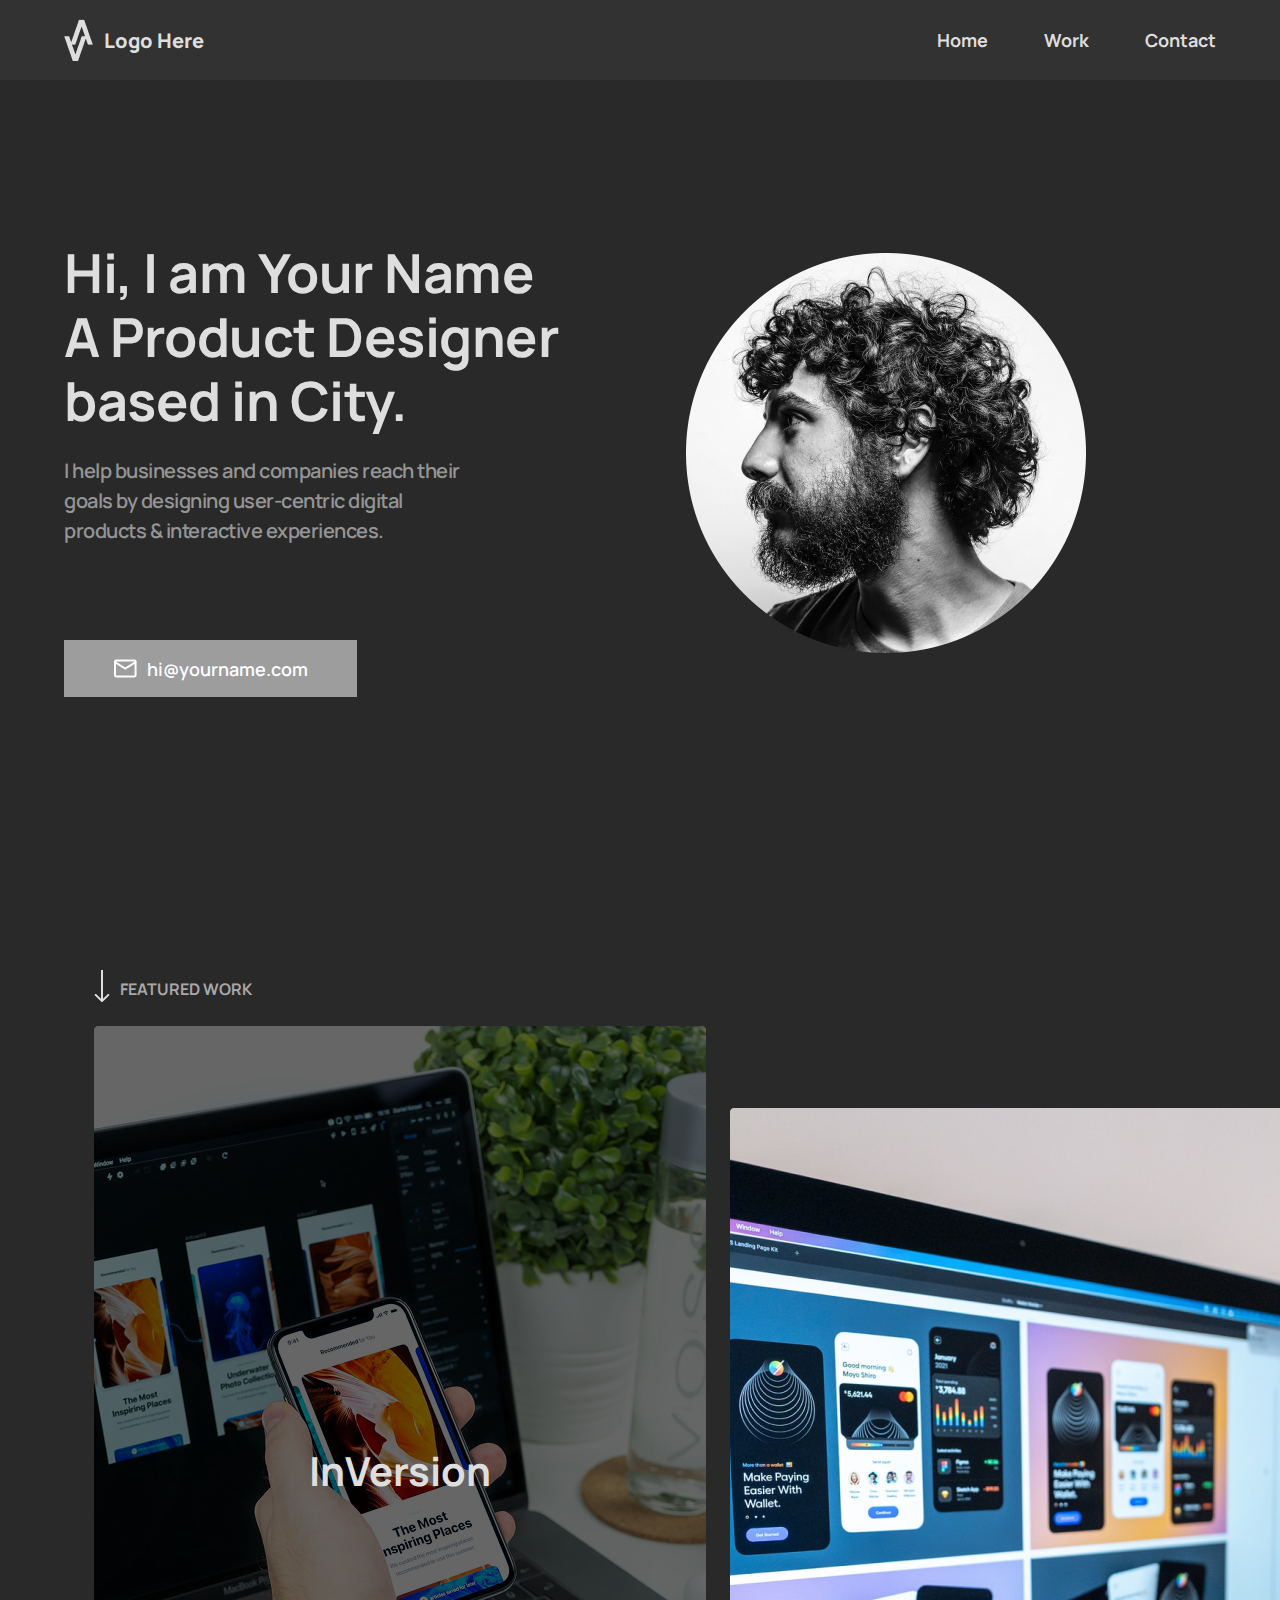
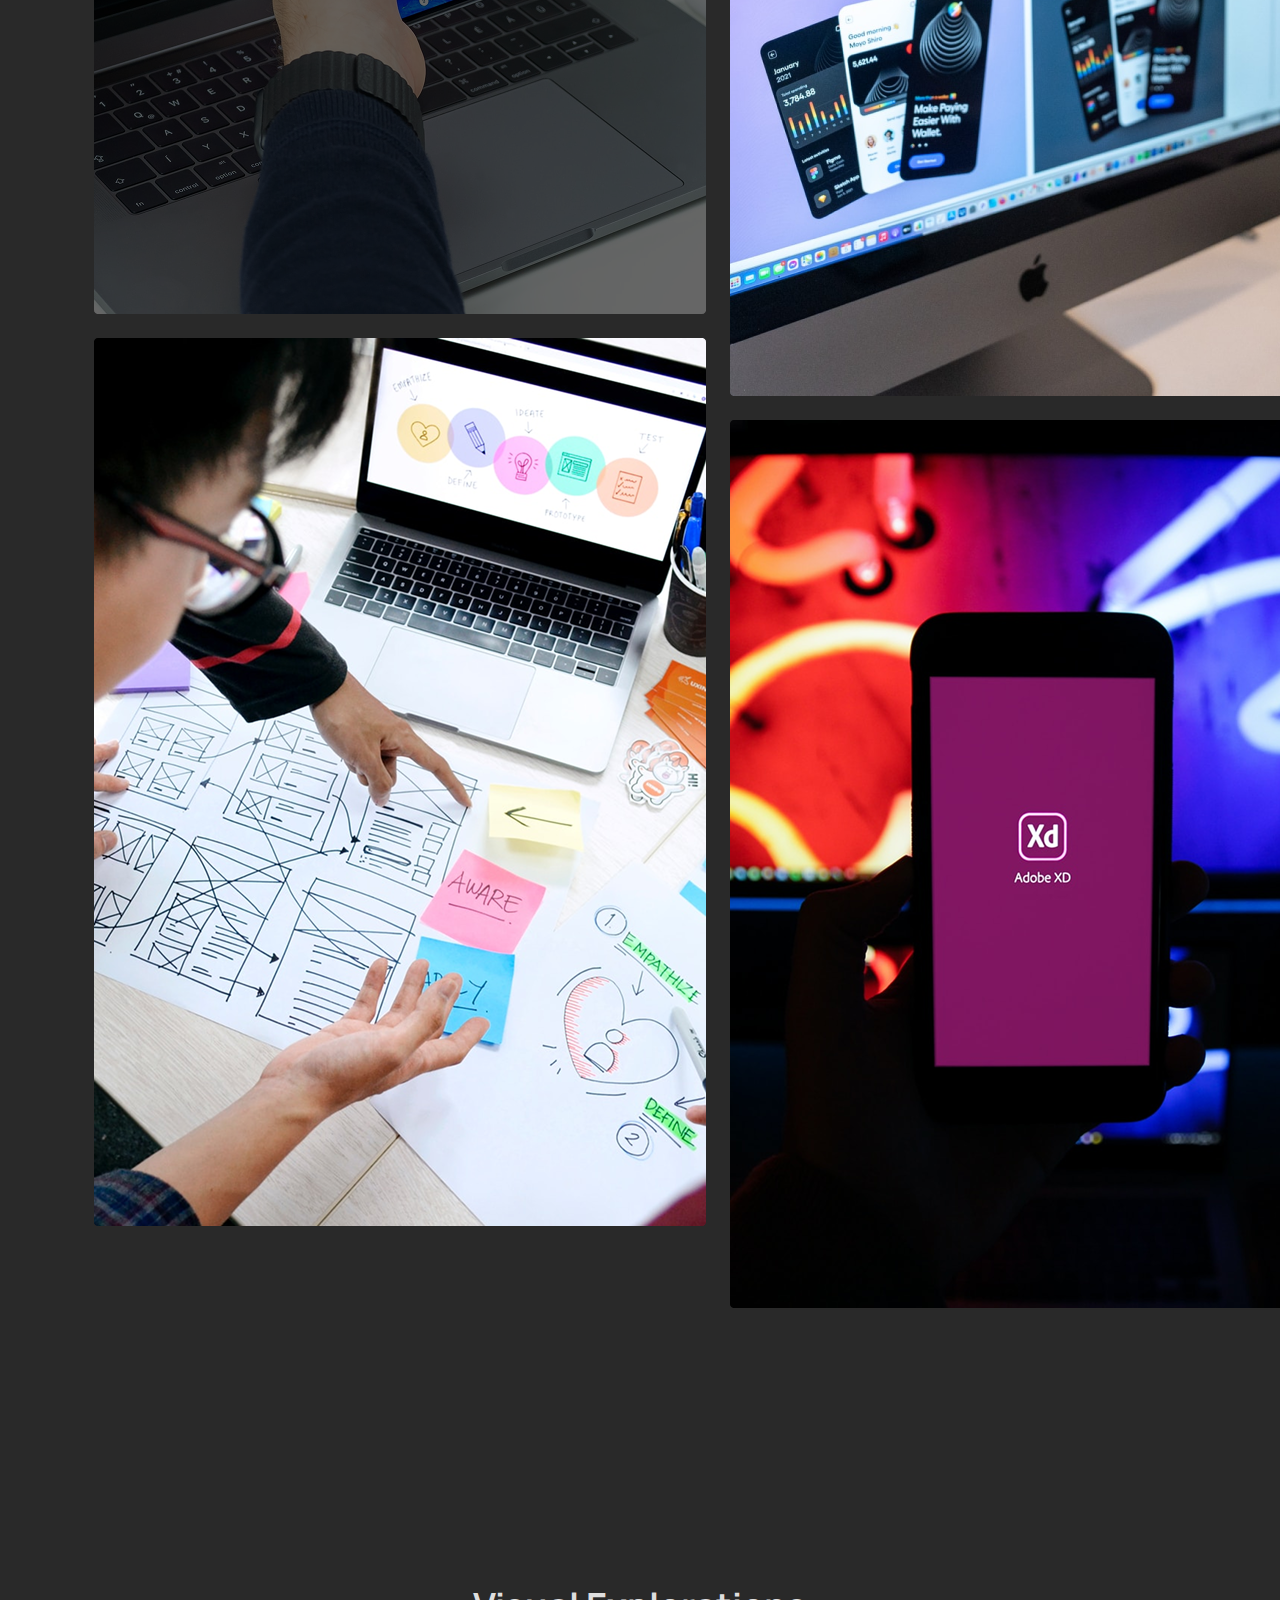
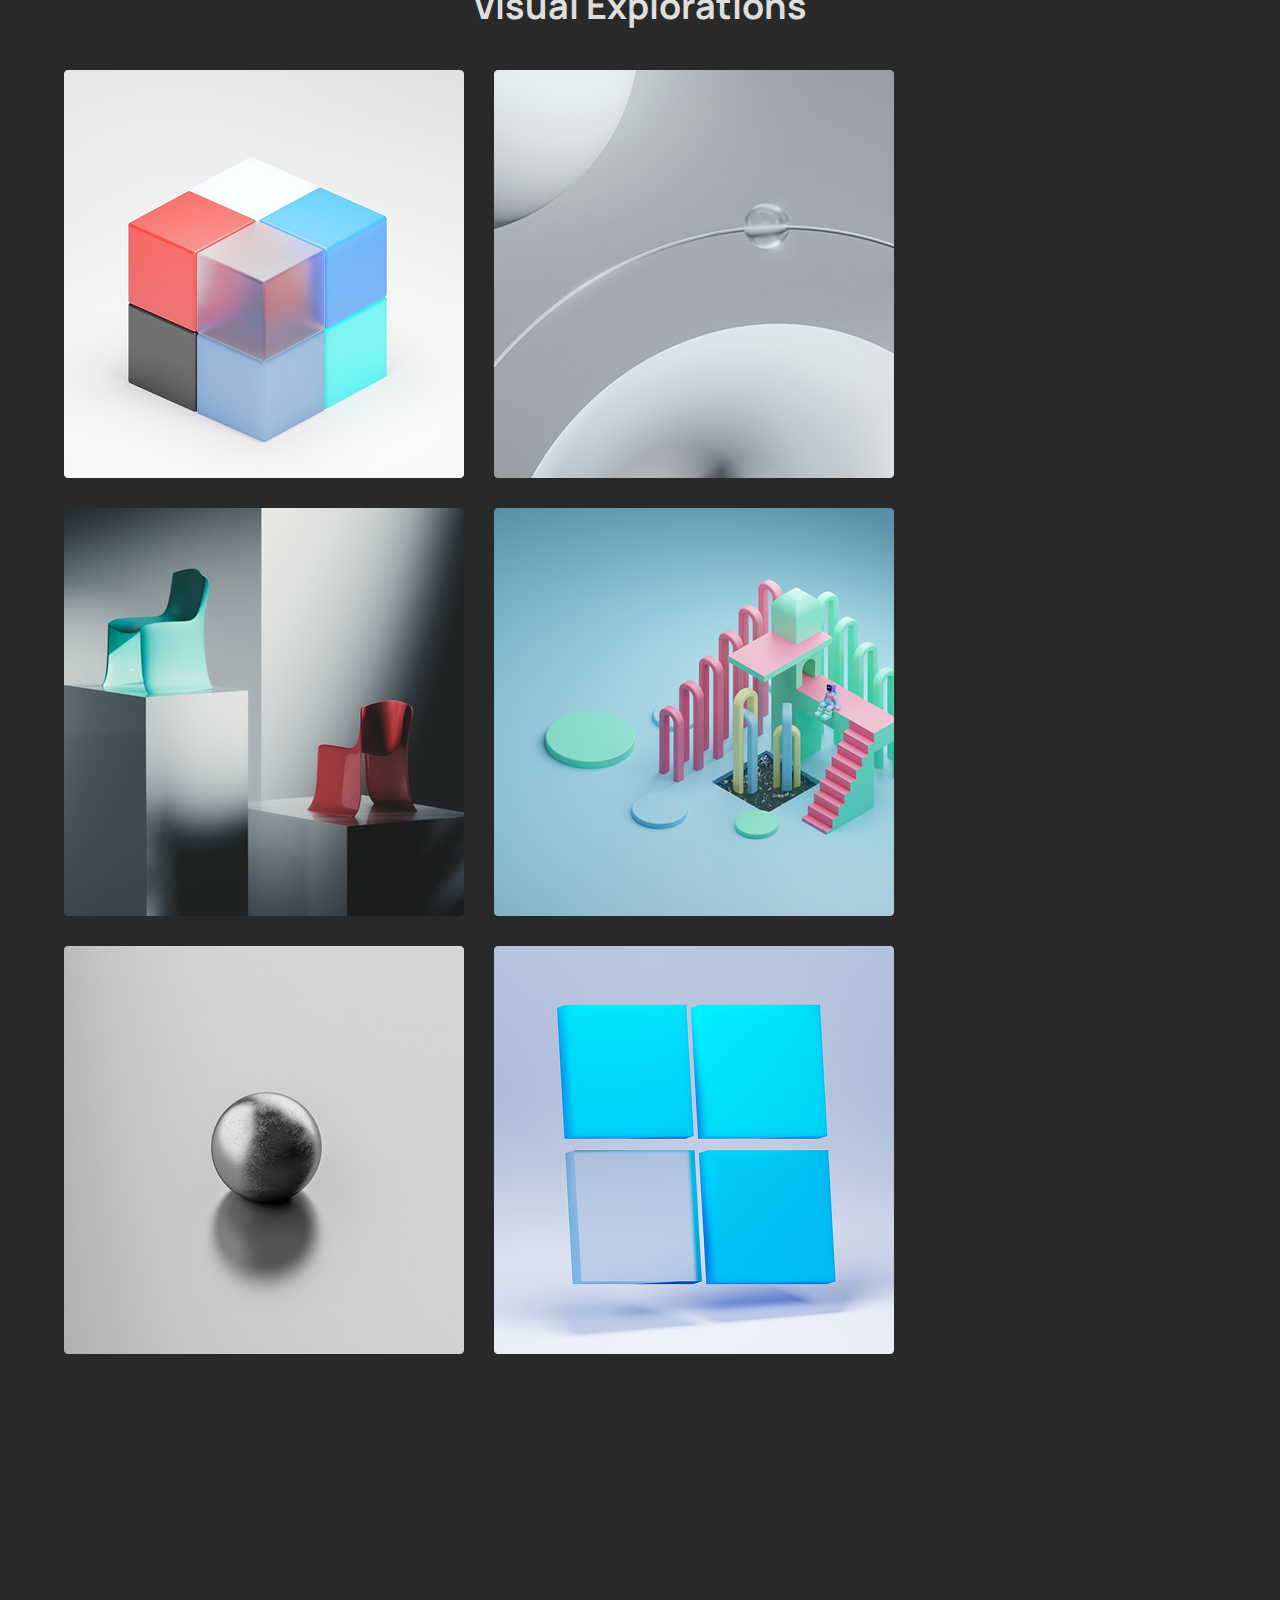
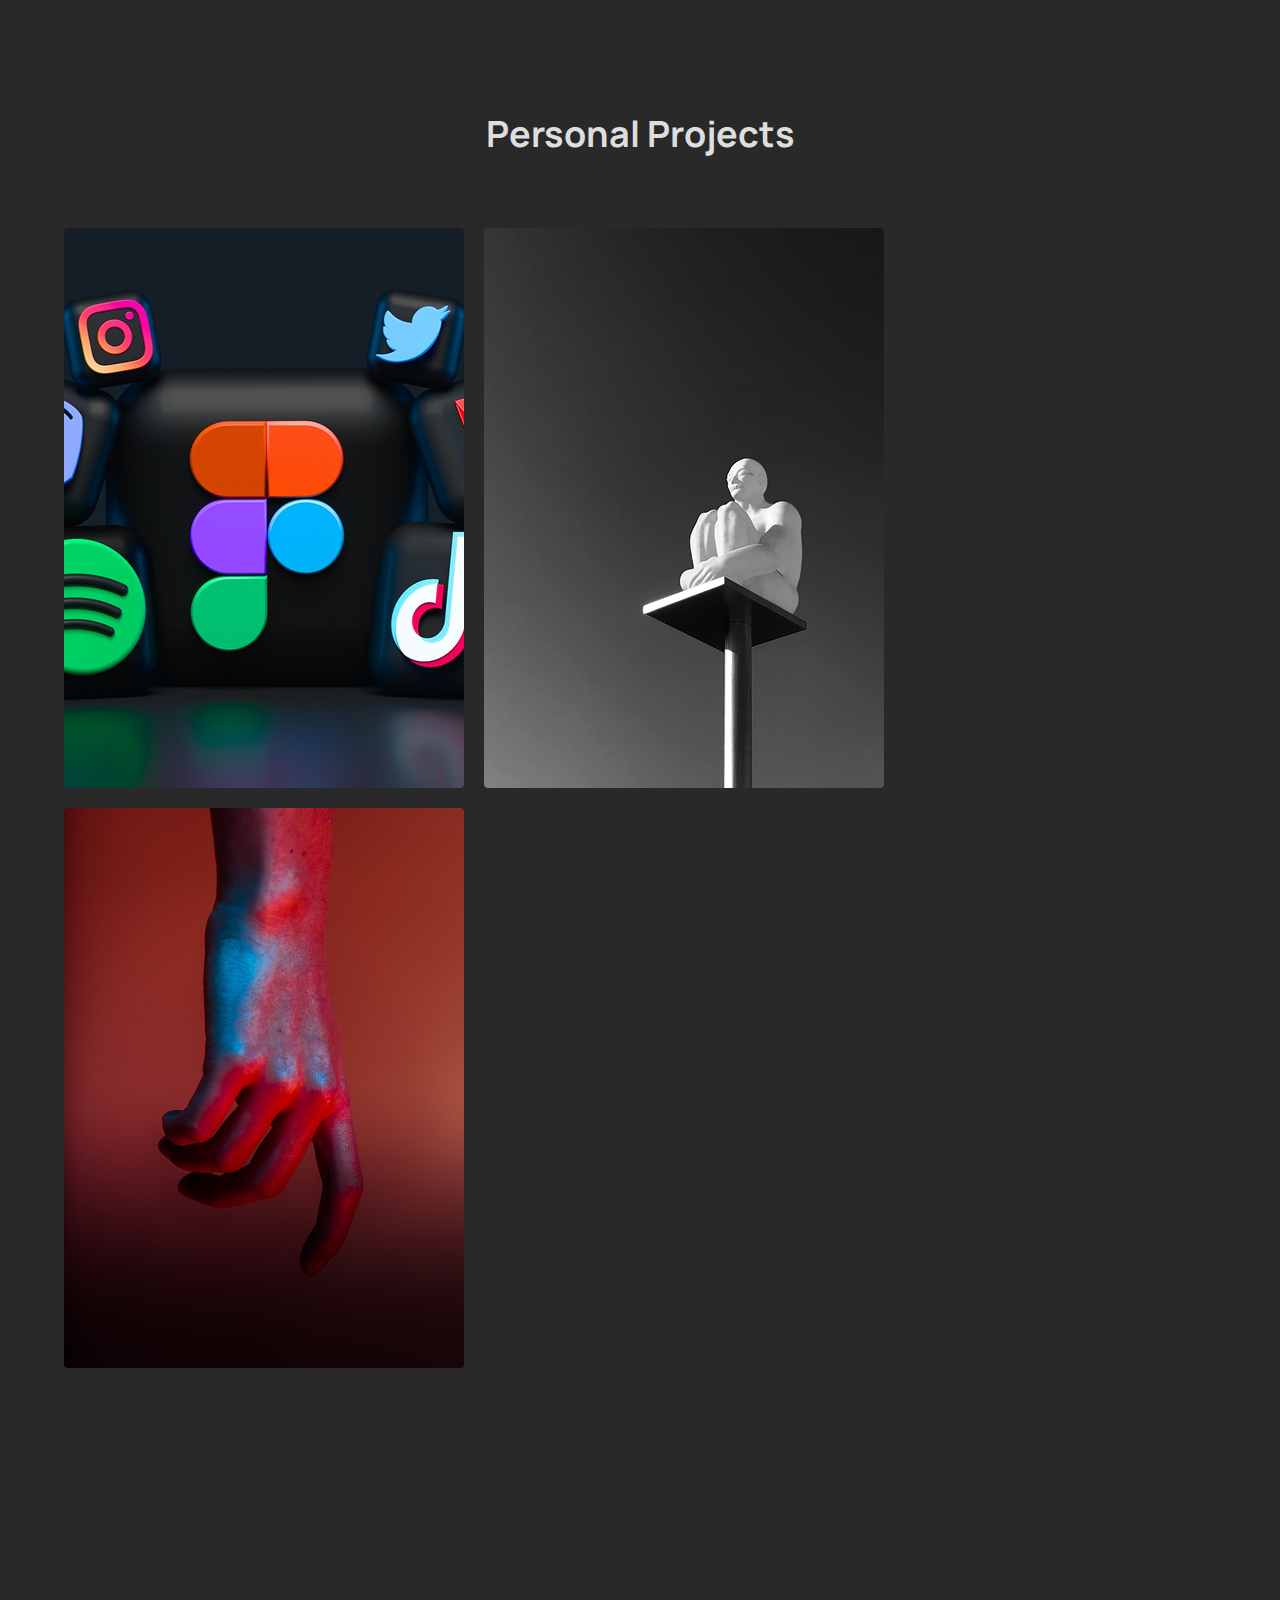
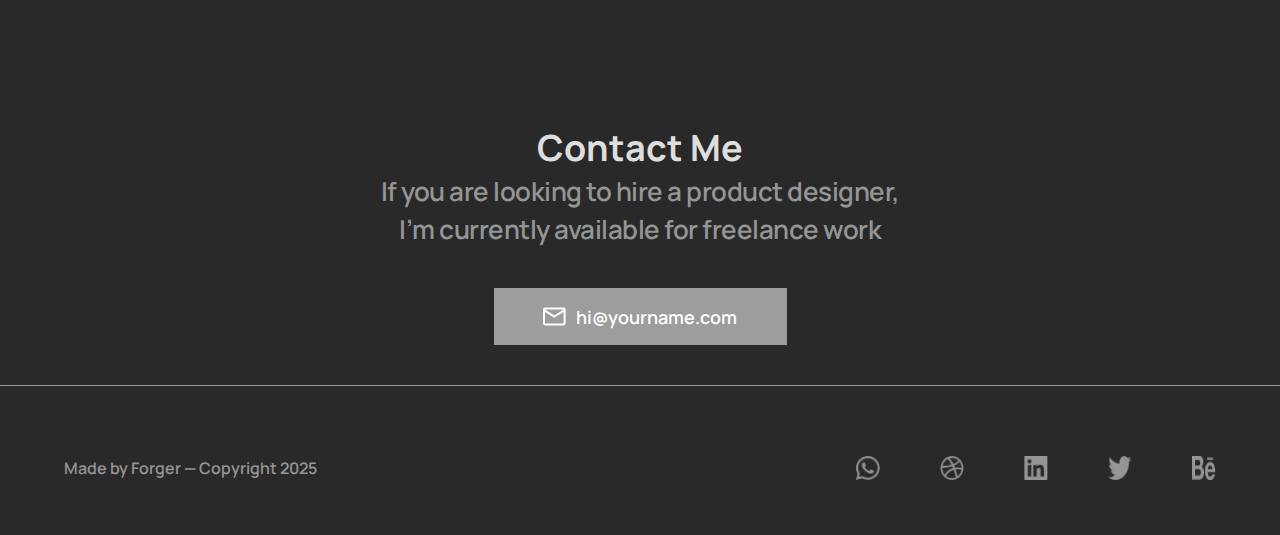
<file: index.html>
<!DOCTYPE html>
<html lang="en">

<head>
    <meta charset="UTF-8">
    <meta name="viewport" content="width=device-width, initial-scale=1.0">
    <title>Designer Portfolio</title>
    <link rel="preconnect" href="https://fonts.googleapis.com">
    <link rel="preconnect" href="https://fonts.gstatic.com" crossorigin>
    <link
        href="https://fonts.googleapis.com/css2?family=Barlow+Condensed:ital,wght@0,100;0,200;0,300;0,400;0,500;0,600;0,700;0,800;0,900;1,100;1,200;1,300;1,400;1,500;1,600;1,700;1,800;1,900&family=Inter:ital,opsz,wght@0,14..32,100..900;1,14..32,100..900&family=Manrope:wght@200..800&family=Mulish:ital,wght@0,200..1000;1,200..1000&family=Open+Sans:ital,wght@0,300..800;1,300..800&family=Poppins:ital,wght@0,100;0,200;0,300;0,400;0,500;0,600;0,700;0,800;0,900;1,100;1,200;1,300;1,400;1,500;1,600;1,700;1,800;1,900&family=Roboto:ital,wght@0,100..900;1,100..900&family=Rubik:ital,wght@0,300..900;1,300..900&display=swap"
        rel="stylesheet">
    <link rel="shortcut icon" href="./images2/ChatGPT Image Jun 25, 2025, 03_49_46 PM.png" type="image/x-icon">

    <link rel="stylesheet" href="style.css">
</head>

<body>

    <header class="header">
        <div class="container">
            <div class="header-wrapper">
                <a class="logo-link" href="index.html">
                    <img src="./images/Group 2.png" alt="">
                    Logo Here
                </a>

                <nav class="nav-bar">
                    <ul class="header-list">
                        <li><a class="header-link" href="index.html">Home</a></li>
                        <li><a class="header-link" href="index2.html">Work</a></li>
                        <li><a class="header-link" href="index3.html">Contact</a></li>
                    </ul>
                </nav>
            </div>
        </div>
    </header>

    <main class="main">
        <section class="section-1">
            <div class="container">
                <div class="main1-wrapper">

                    <div class="left">
                        <p class="main1-item main1">
                            Hi, I am Your Name
                            A Product Designer
                            based in City.
                        </p>

                        <p class="main1-text main1 ">
                            I help businesses and companies reach
                            their goals by designing user-centric digital
                            products & interactive experiences.
                        </p>

                        <button class="main1-btn-mail main1">
                            <img class="main1-mail-logo main1" src="./images/Group.svg" alt="mail">
                            hi@yourname.com
                        </button>



                    </div>

                    <div class="right">
                        <img class="main1-img main1" src="./images/unsplash_XHVpWcr5grQ@2x.png" alt="">
                    </div>

                </div>
            </div>
        </section>

        <section class="section-2">
            <div class="container">
                <div class="main2-wrapper">

                    <div class="left2">
                        <div class="scroll"><img class="strelka" src="./images/Arrow 1.svg" alt="">
                            <p class="work">FEATURED WORK</p>
                        </div>
                        <div class="left2-1img">
                            <p class="left-img-text">InVersion</p>
                        </div>
                        <img class="left2-2img" src="./images/unsplash_pqzRfBhd9r0.png" alt="">
                    </div>

                    <div class="right2">
                        <img class="right2-1img" src="./images/unsplash_g-pKprPg5yw.png" alt="">
                        <img class="'right2-2img" src="./images/unsplash_x-HpilsdKEk.png" alt="">
                    </div>
                </div>
            </div>
        </section>

        <section class="section-3">
            <div class="container">
                <div class="main3-wrapper">

                    <p class="main3-item">Visual Explorations</p>
                    <div class="images-wrapper">
                        <img class="main3-img" src="./images/unsplash_fd6K_OFlnRA.png" alt="">
                        <img class="main3-img" src="./images/unsplash_Glel-RswQqM.png" alt="">
                        <img class="main3-img" src="./images/unsplash_pPTw_RTkvXQ.png" alt="">
                        <img class="main3-img" src="./images/unsplash_hpEcXWOJjjc.png" alt="">
                        <img class="main3-img" src="./images/unsplash_3CoSLrSrvhY.png" alt="">
                        <img class="main3-img" src="./images/unsplash_qAR2ndjOAsE.png" alt="">
                    </div>
                </div>
            </div>
        </section>

        <section class="section-4">
            <div class="container">
                <div class="main4-wrapper">
                    <p class="main4-item">Personal Projects</p>
                    <div class="main4-images-wrapper">
                        <img class="main4-img" src="./images/Rectangle 4.png" alt="">
                        <img class="main4-img" src="./images/Rectangle 4 (1).png" alt="">
                        <img class="main4-img" src="./images/Rectangle 4 (2).png" alt="">
                    </div>
                </div>
            </div>
        </section>

        <section class="section-5">
            <div class="container">
                <div class="main5-wrapper">
                    <p class="main5-item">Contact Me</p>
                    <p class="main5-text">If you are looking to hire a product designer,
                        I’m currently available for freelance work</p>
                    <button class="main5-btn-mail">
                        <img src="./images/Group.svg" alt="">
                        hi@yourname.com
                    </button>
                </div>
            </div>
        </section>
    </main>

    <footer class="footer">
        <div class="container">
            <div class="footer-wrapper">
                <div class="footer-left rihgt-left ">
                    <p class="made-by">Made by Forger — Copyright 2025</p>
                </div>
                <div class="footer-right rihgt-left ">
                    <img class="footer-icons" src="./images/Vector (12).png" alt="">
                    <img class="footer-icons" src="./images/Group (1).png" alt="">
                    <img class="footer-icons" src="./images/Vector (13).png" alt="">
                    <img class="footer-icons" src="./images/Group (2).png" alt="">
                    <img class="footer-icons" src="./images/Vector (14).png" alt="">
                </div>
            </div>
        </div>
    </footer>



</body>

</html>
</file>
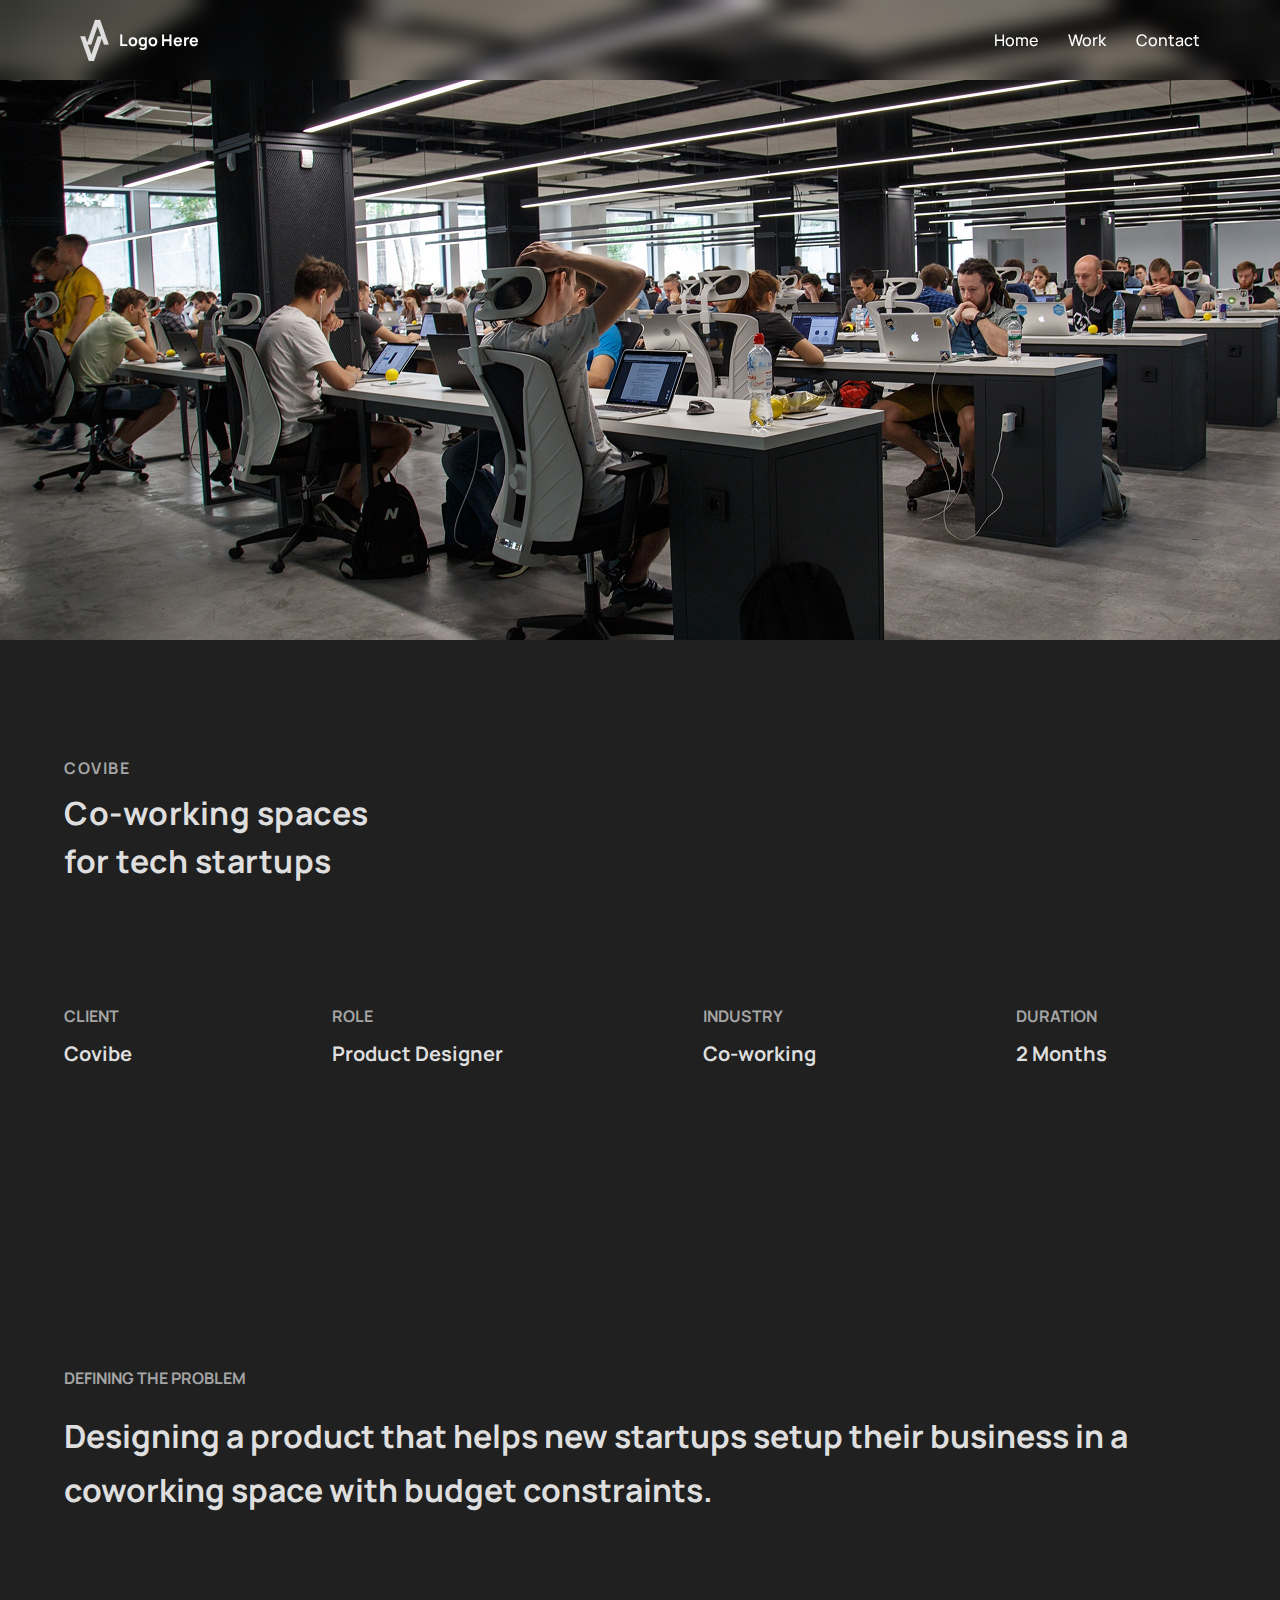
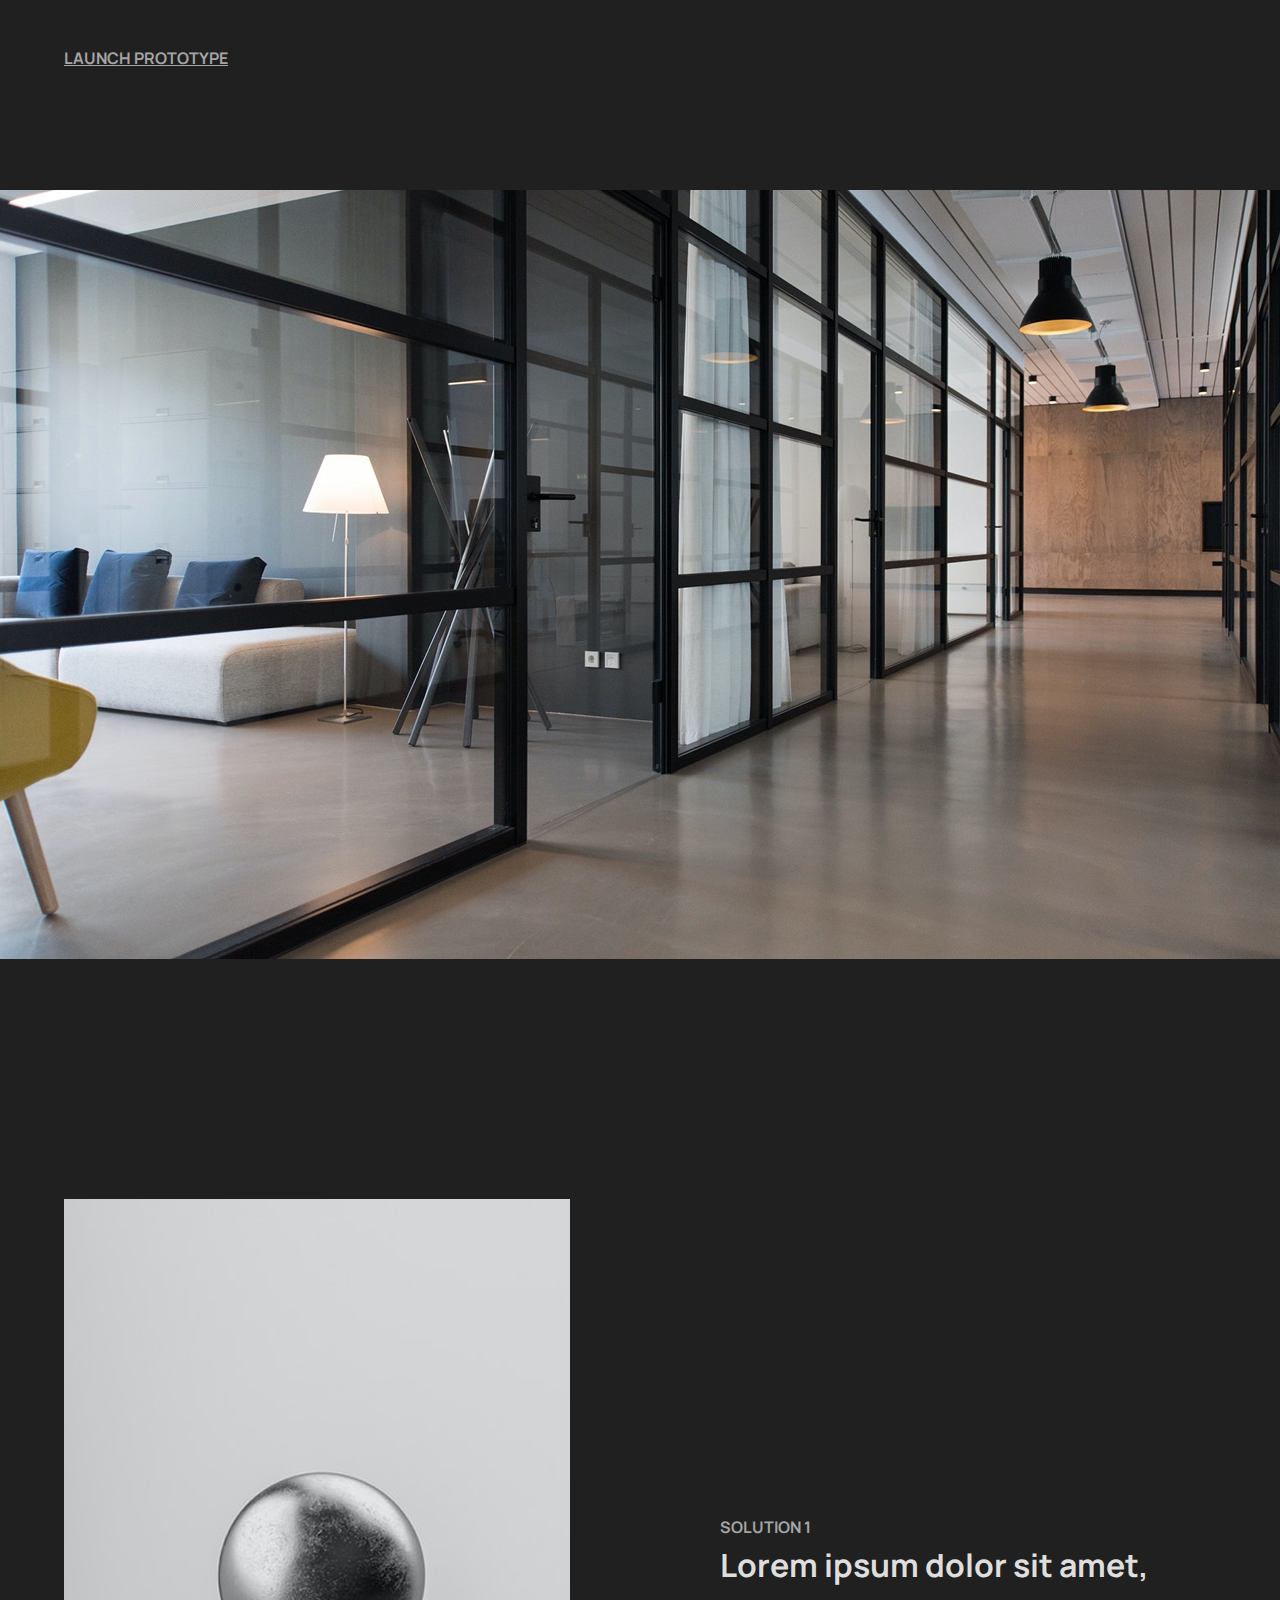
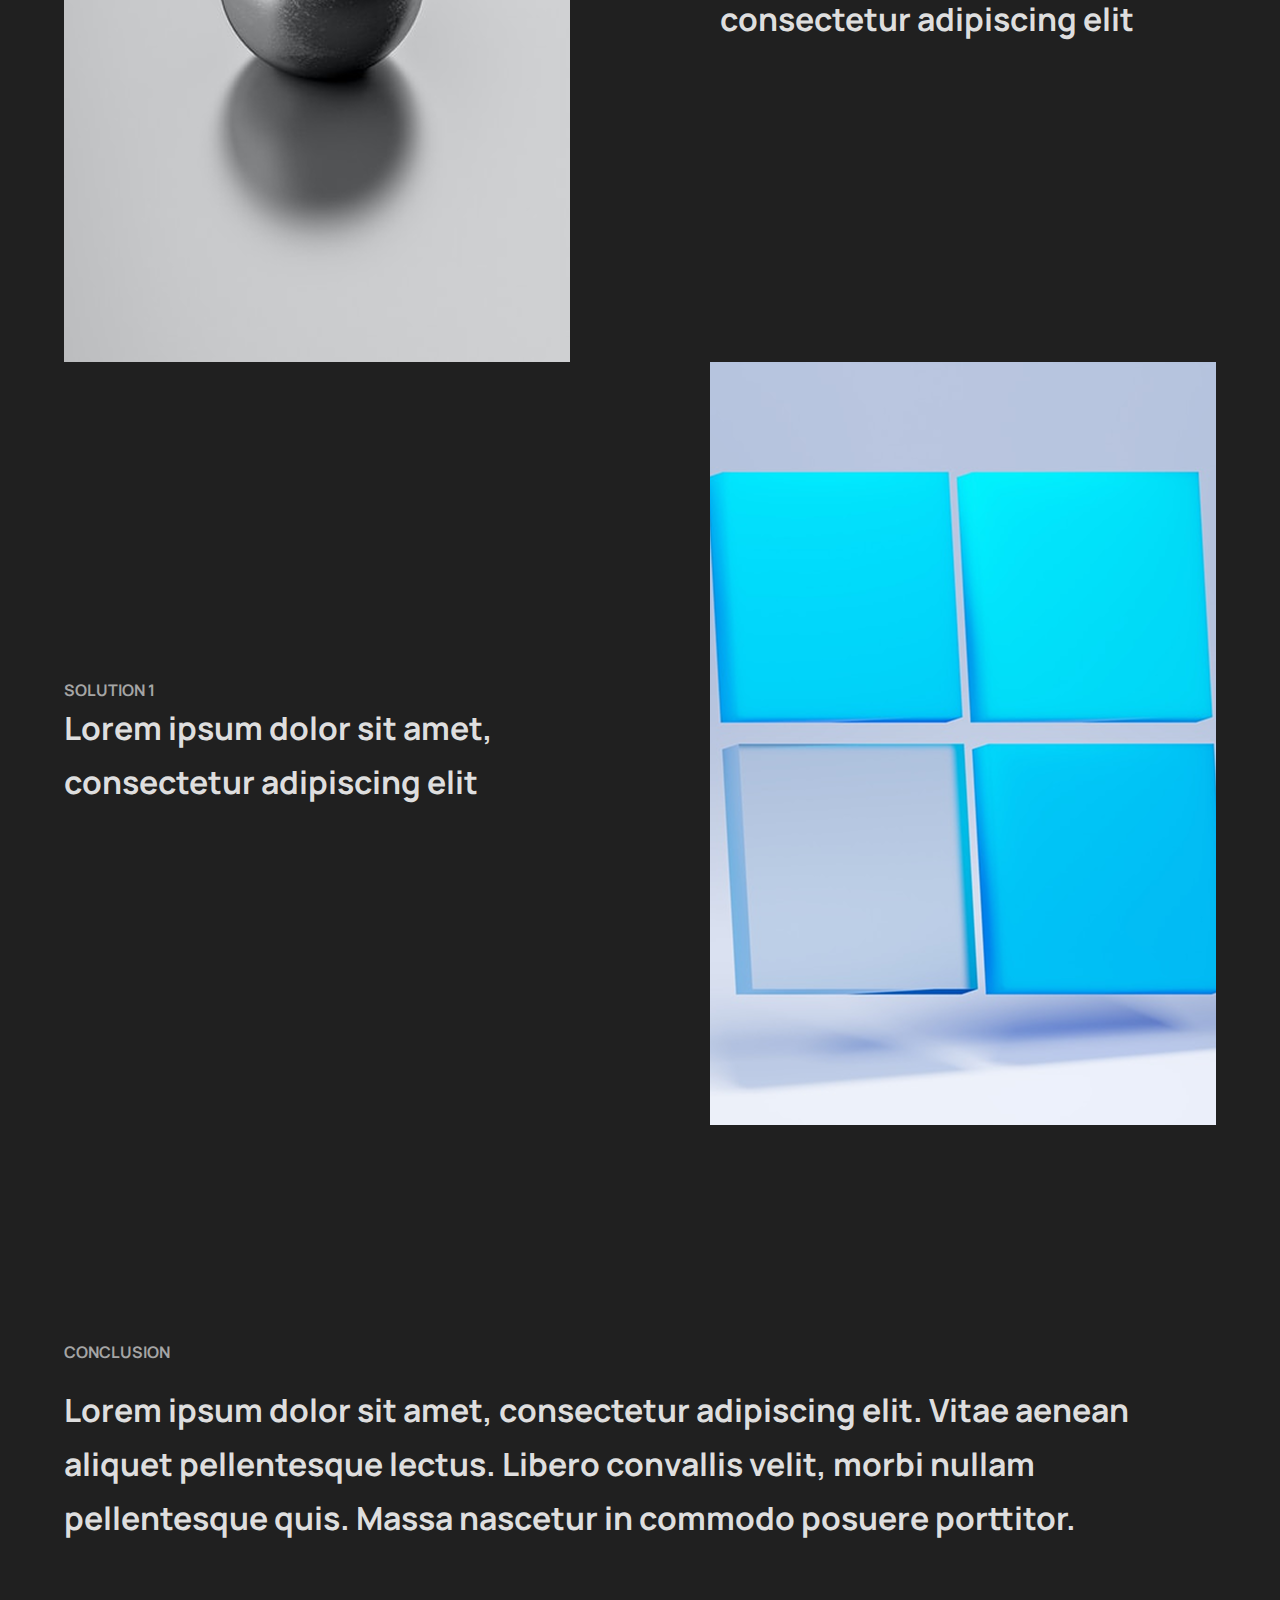
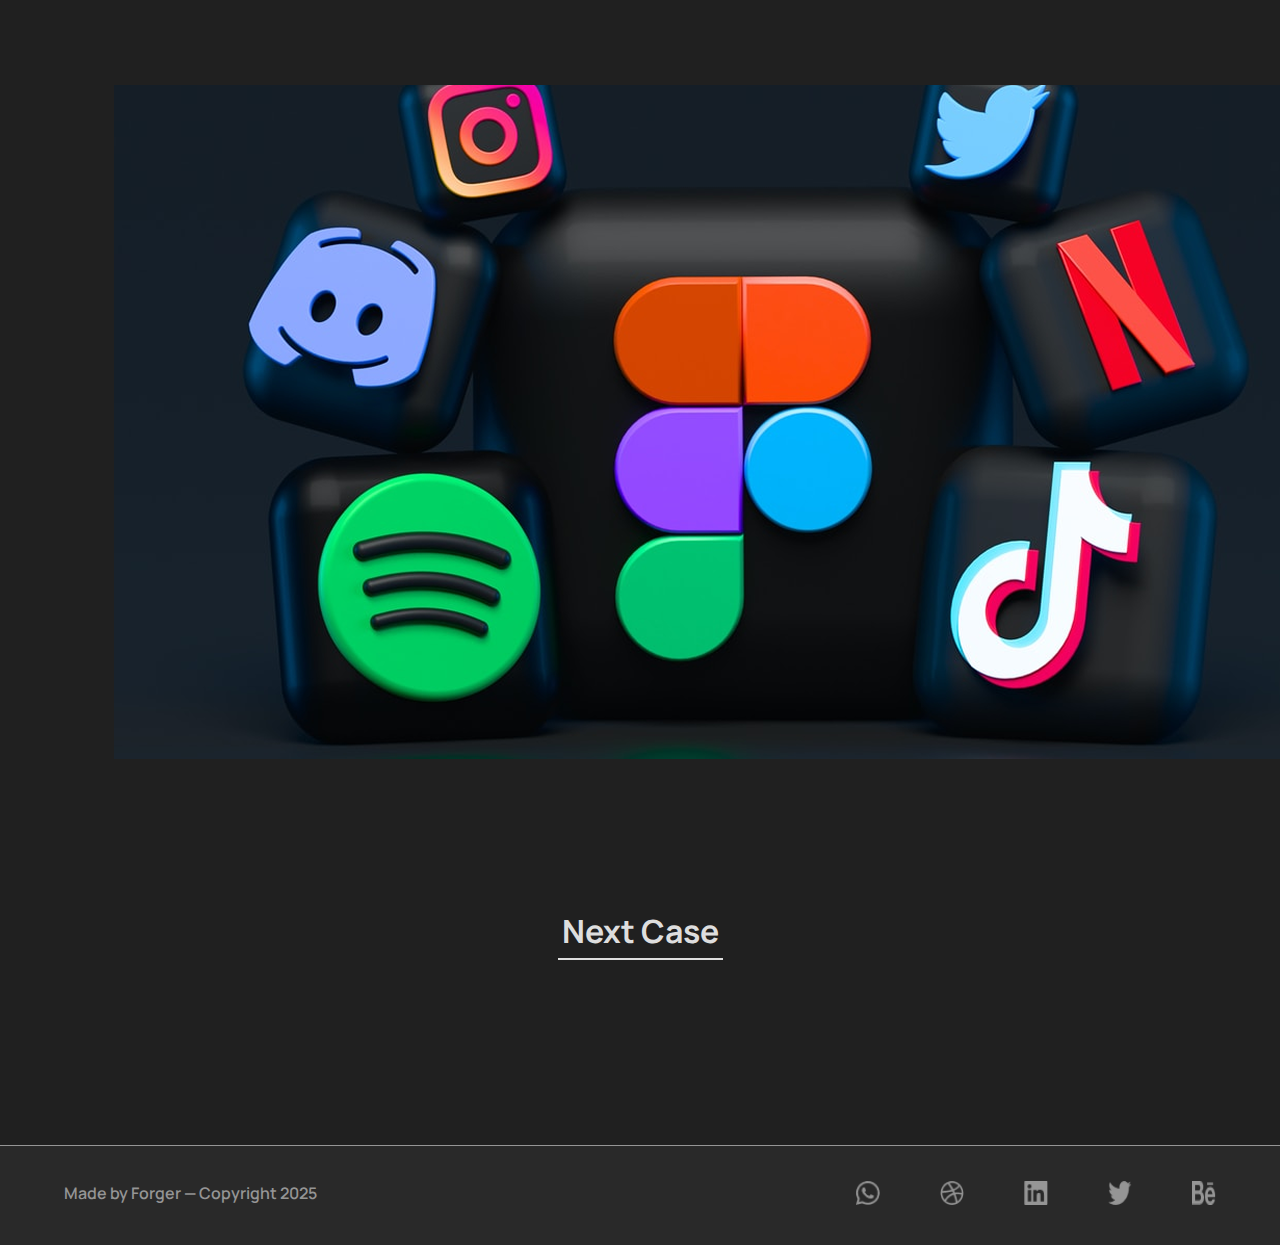
<file: index2.html>
<!DOCTYPE html>
<html lang="en">

<head>
    <meta charset="UTF-8">
    <meta name="viewport" content="width=device-width, initial-scale=1.0">
    <link rel="stylesheet" href="./style2.css">
    <link rel="preconnect" href="https://fonts.googleapis.com">
    <link rel="preconnect" href="https://fonts.gstatic.com" crossorigin>
    <link
        href="https://fonts.googleapis.com/css2?family=Barlow+Condensed:ital,wght@0,100;0,200;0,300;0,400;0,500;0,600;0,700;0,800;0,900;1,100;1,200;1,300;1,400;1,500;1,600;1,700;1,800;1,900&family=Inter:ital,opsz,wght@0,14..32,100..900;1,14..32,100..900&family=Manrope:wght@200..800&family=Mulish:ital,wght@0,200..1000;1,200..1000&family=Open+Sans:ital,wght@0,300..800;1,300..800&family=Poppins:ital,wght@0,100;0,200;0,300;0,400;0,500;0,600;0,700;0,800;0,900;1,100;1,200;1,300;1,400;1,500;1,600;1,700;1,800;1,900&family=Roboto:ital,wght@0,100..900;1,100..900&family=Rubik:ital,wght@0,300..900;1,300..900&display=swap"
        rel="stylesheet">
    <link rel="shortcut icon" href="./images2/ChatGPT Image Jun 25, 2025, 03_49_46 PM.png" type="image/x-icon">

    <title>Design Porfolio</title>
</head>





<header class="header">



    <div class="header-wrapper">
        <a class="logo-link" href="index.html">
            <img src="./images/Group 2.png" alt="">
            Logo Here
        </a>

        <nav class="nav-bar">
            <ul class="header-list">
                <li><a class="header-link" href="index.html">Home</a></li>
                <li><a class="header-link" href="index2.html">Work</a></li>
                <li><a class="header-link" href="index3.html">Contact</a></li>
            </ul>
        </nav>
    </div>
</header>

<main class="main">
    <section class="section-1">
        <div class="container">
            <div class="main-wrapper-1">
                <div class="main-item">
                    <p class="covibe">COVIBE</p>
                    <p class="covibe-text">
                        Co-working spaces for
                        tech startups
                    </p>
                </div>

                <div class="info-wrapper">
                    <div class="info-1">
                        <p class="info-item">CLIENT</p>
                        <p class="info-text">Covibe</p>
                    </div>
                    <div class="info-1">
                        <p class="info-item">ROLE</p>
                        <p class="info-text">Product Designer</p>
                    </div>
                    <div class="info-1">
                        <p class="info-item">INDUSTRY</p>
                        <p class="info-text">Co-working</p>
                    </div>
                    <div class="info-1">
                        <p class="info-item">DURATION</p>
                        <p class="info-text"> 2 Months</p>
                    </div>
                </div>

                <div class="main-1-last-info">
                    <p class="defining"> DEFINING THE PROBLEM</p>
                    <p class="info-text-last">Designing a product that helps new startups setup their business in a
                        coworking space with budget
                        constraints.</p>
                </div>

                <p class="main1-last-link">LAUNCH PROTOTYPE</p>
            </div>
        </div>
    </section>

    <section class="section-2">
        <div class="container">
            <div class="main-wrapper-2">

            </div>
        </div>
    </section>


    <section class="section-3">
        <div class="container">
            <div class="main-wrapper-3">
                <div class="top">
                    <img src="./images2/Rectangle 9.png" alt="">

                    <div class="top-text-wrapper">
                        <p class="top-item">SOLUTION 1</p>
                        <p class="top-text">Lorem ipsum dolor sit amet, consectetur adipiscing elit</p>
                    </div>
                </div>

                <div class="down">
                    <img class="windows" src="./images2/Rectangle 11.png" alt="">

                    <div class="down-text-wrapper">
                        <p class="down-item">SOLUTION 1</p>
                        <p class="down-text">Lorem ipsum dolor sit amet, consectetur adipiscing elit</p>
                    </div>
                </div>


                <div class="under-text-wrpr">
                    <p class="under-item">CONCLUSION</p>
                    <p class="under-text">Lorem ipsum dolor sit amet, consectetur adipiscing elit. Vitae aenean aliquet
                        pellentesque lectus. Libero convallis velit, morbi nullam pellentesque quis. Massa nascetur in
                        commodo posuere porttitor.</p>
                </div>



            </div>
        </div>
    </section>

    <div class="sect section-4">
        <div class="container">
            <div class="main-wrapper-4">
                <img class="logos-img" src="./images2/Rectangle 12.png" alt="">

                <a class="next-link" href="">Next Case</a>
            </div>
        </div>
    </div>
</main>

<footer class="footer">
    <div class="container">
        <div class="footer-wrapper">
            <div class="footer-left rihgt-left ">
                <p class="made-by">Made by Forger — Copyright 2025</p>
            </div>
            <div class="footer-right rihgt-left ">
                <img class="footer-icons" src="./images/Vector (12).png" alt="">
                <img class="footer-icons" src="./images/Group (1).png" alt="">
                <img class="footer-icons" src="./images/Vector (13).png" alt="">
                <img class="footer-icons" src="./images/Group (2).png" alt="">
                <img class="footer-icons" src="./images/Vector (14).png" alt="">
            </div>
        </div>
    </div>
</footer>






</body>

</html>
</file>
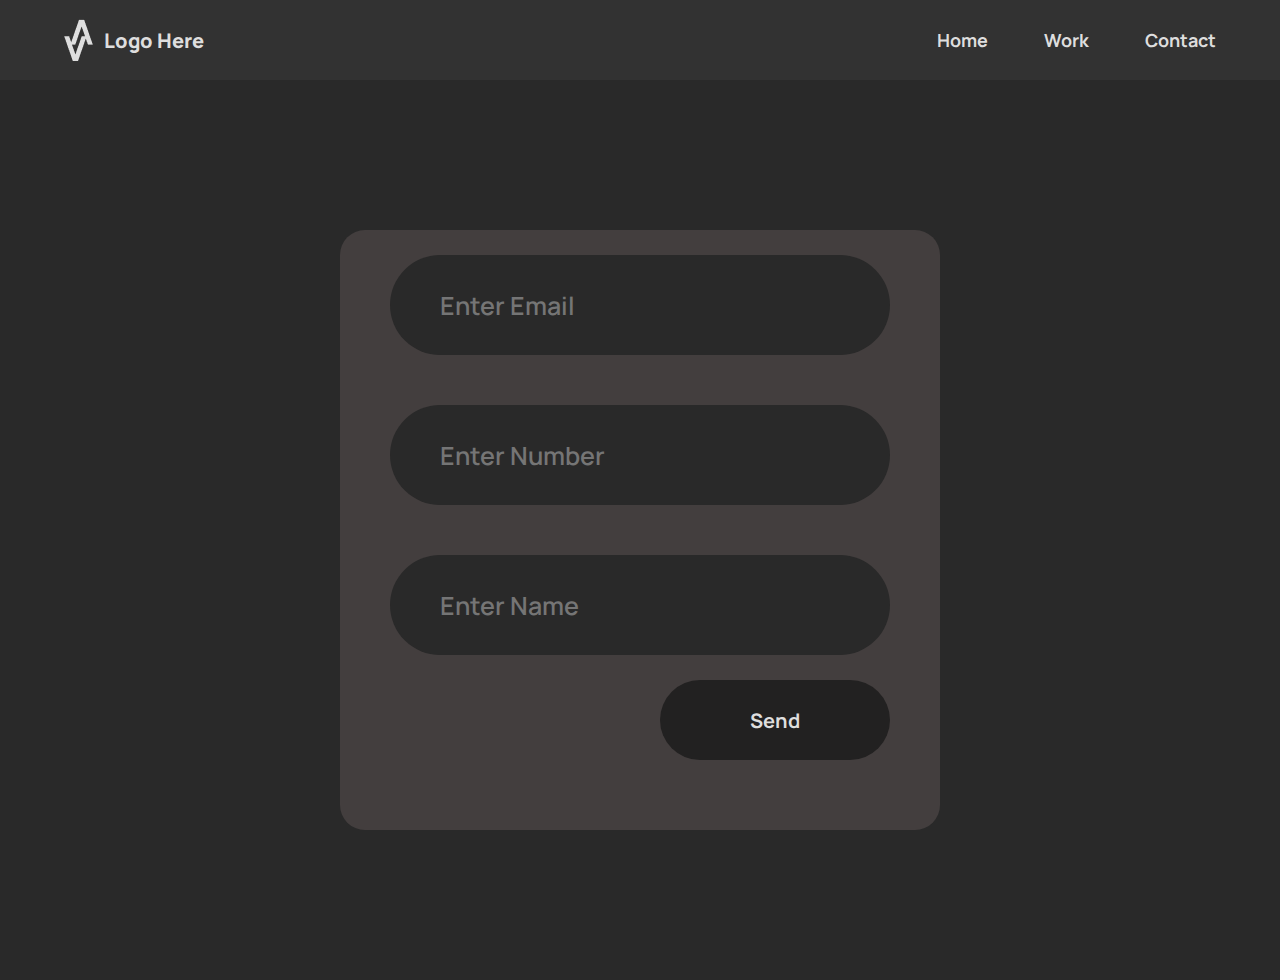
<file: index3.html>
<!DOCTYPE html>
<html lang="en">

<head>
    <meta charset="UTF-8">
    <meta name="viewport" content="width=device-width, initial-scale=1.0">
    <link rel="stylesheet" href="./style3.css">
    <link rel="preconnect" href="https://fonts.googleapis.com">
    <link rel="preconnect" href="https://fonts.gstatic.com" crossorigin>
    <link
        href="https://fonts.googleapis.com/css2?family=Barlow+Condensed:ital,wght@0,100;0,200;0,300;0,400;0,500;0,600;0,700;0,800;0,900;1,100;1,200;1,300;1,400;1,500;1,600;1,700;1,800;1,900&family=Inter:ital,opsz,wght@0,14..32,100..900;1,14..32,100..900&family=Manrope:wght@200..800&family=Mulish:ital,wght@0,200..1000;1,200..1000&family=Open+Sans:ital,wght@0,300..800;1,300..800&family=Poppins:ital,wght@0,100;0,200;0,300;0,400;0,500;0,600;0,700;0,800;0,900;1,100;1,200;1,300;1,400;1,500;1,600;1,700;1,800;1,900&family=Roboto:ital,wght@0,100..900;1,100..900&family=Rubik:ital,wght@0,300..900;1,300..900&display=swap"
        rel="stylesheet">
        <link rel="shortcut icon" href="./images2/ChatGPT Image Jun 25, 2025, 03_49_46 PM.png" type="image/x-icon">
    <title>Designer Portfolio</title>
</head>

<body>

    <header class="header">
        <div class="container">
            <div class="header-wrapper">
                <a class="logo-link" href="index.html">
                    <img src="./images/Group 2.png" alt="">
                    Logo Here
                </a>

                <nav class="nav-bar">
                    <ul class="header-list">
                        <li><a class="header-link" href="index.html">Home</a></li>
                        <li><a class="header-link" href="index2.html">Work</a></li>
                        <li><a class="header-link" href="index3.html">Contact</a></li>
                    </ul>
                </nav>
            </div>
        </div>
    </header>

    <main class="main">
        <div class="container">
            <div class="main-wrapper">
                <form class="input-wrapper" action="">
                    <input class="input" placeholder="Enter Email" type="email">
                    <input class="input" placeholder="Enter Number" type="text">
                    <input class="input" placeholder="Enter Name" type="text">

                    <button class="btn">Send</button>
                </form>
            </div>
        </div>
    </main>

</body>

</html>
</file>
<file: style.css>
* {
    margin: 0;
    padding: 0;
    box-sizing: border-box;
    text-decoration: none;
    list-style: none;
    font-family: "manrope";
}

.container {
    max-width: 100%;
    width: 90%;
    margin: 0 auto;
}

body {
    background-color: #292929;
}

:root {
    --Items: #DEDEDE;
}

.header {
    background-color: #323232;
    height: 80px;
    width: 100%;
    display: flex;
    align-items: center;
}

.header-wrapper {
    display: flex;
    align-items: center;
    justify-content: space-between;
}

.logo-link {
    display: flex;
    align-items: center;
    gap: 11px;
    font-weight: 800;
    color: var(--Items);
    font-size: 20px;
}

.header-list {
    display: flex;
    align-items: center;
    gap: 56px;
}

.header-link {
    font-weight: 700;
    font-size: 18px;
    color: var(--Items);
}

.main1-wrapper {
    display: flex;
    justify-content: center;
    justify-content: space-between;
    margin: 0 auto;
}

.left {
    display: flex;
    flex-direction: column;
    gap: 24px;
    margin-top: 160px;
}

.main1-item {
    font-weight: 700;
    font-size: 54px;
    color: var(--Items);
    width: 500px;
    display: flex;
    justify-content: start;
    line-height: 64px;
    letter-spacing: -0.5px;
}

.main1-text {
    font-weight: 600;
    font-size: 20px;
    color: #959595;
    line-height: 30px;
    letter-spacing: -0.5px;
    width: 410px;
    height: 90px;
}

.main1-btn-mail {
    width: 293px;
    height: 57px;
    background-color: #9D9D9D;
    color: #ffffff;
    display: flex;
    align-items: center;
    justify-content: center;
    gap: 10px;
    font-weight: 600;
    font-size: 18px;
    margin-top: 70px;
    cursor: pointer;
    border: none;
}

.main1-img {
    width: 400px;
    height: 400px;
}

.right {
    display: flex;
    align-items: center;
    margin-top: 129px;
    margin-right: 130px;
}



.left2-1img {
    background-image: url(./images/unsplash_mxPiMiz7KCo\ \(1\).png);
    background-repeat: no-repeat;
    background-size: cover;
    width: 612px;
    height: 888px;
    display: flex;
    align-items: center;
    justify-content: center;
}

.left-img-text {
    font-weight: 700;
    font-size: 40px;
    color: var(--Items);
}

.left2-2img {
    width: 612px;
    height: 888px;
}

.right2-1img {
    width: 612px;
    height: 888px;
}

.right2-2img {
    width: 612px;
    height: 888px;
}

.right2 {
    display: flex;
    flex-direction: column;
    gap: 24px;
    margin-top: 138px;
}

.left2 {
    display: flex;
    flex-direction: column;
    gap: 24px;
}

.section-2 {
    margin: 273px auto;
}

.main2-wrapper {
    display: flex;
    gap: 24px;
    margin: 273px auto;
    margin-left: 30px;
}

.scroll {
    display: flex;
    align-items: center;
    gap: 10px;
}

.work {
    font-weight: 700;
    font-size: 16px;
    color: var(--Items);
    opacity: 0.7;
    width: 150px;
    height: 16px;
}

.strelka {
    height: 32px;
}

.main3-item {
    font-weight: 700;
    font-size: 36px;
    color: var(--Items);
    margin: 0 auto;
    text-align: center;
}

.images-wrapper {
    display: flex;
    flex-wrap: wrap;
    gap: 30px;
    margin: 40px auto;
}

.main3-img {
    width: 400px;
    height: 408px;
}

.main4-item {
    font-weight: 700;
    font-size: 36px;
    color: var(--Items);
    margin: 70px auto;
    text-align: center;
}

.main4-img {
    width: 400px;
    height: 560px;
}

.main4-images-wrapper {
    display: flex;
    flex-wrap: wrap;
    gap: 20px;
    margin: 0 auto;
}

.main4-wrapper {
    margin: 355px auto;
}

.main5-item {
    font-weight: 700;
    font-size: 36px;
    color: var(--Items);
    text-align: center;
}

.main5-text {
    font-weight: 600;
    font-size: 26px;
    color: #959595;
    text-align: center;
    line-height: 38px;
    letter-spacing: -0.5px;
    width: 521px;
    margin: 0 auto;
}

.main5-btn-mail {
    width: 293px;
    height: 57px;
    background-color: #9D9D9D;
    color: #ffffff;
    display: flex;
    align-items: center;
    justify-content: center;
    gap: 10px;
    font-weight: 600;
    font-size: 18px;
    margin-top: 70px;
    cursor: pointer;
    border: none;
    margin: 40px auto;
}

.footer-wrapper {
    display: flex;
    justify-content: space-between;
    align-items: center;
    margin-top: 70px;
}

.footer {
    border-top: 1px solid #959595;
    background-color: #292929;
    align-items: center;
    height: 150px;
}

.footer-icons {
    margin-left: 10px;
    width: 24px;
    height: 24px;
    cursor: pointer;
}

.made-by {
    color: #959595;
    font-weight: 600;
    font-size: 16px;

}

.footer-right {
    display: flex;
    gap: 50px;
}








/* @media (max-width:500px ){
    .main1-text{
        color: purple;
    }
}  */
</file>
<file: style2.css>
* {
    margin: 0;
    padding: 0;
    box-sizing: border-box;
    list-style: none;
    text-decoration: none;
    font-family: "Manrope";
}

:root {
    --Text: #DEDEDE;
}


.container {
    max-width: 100%;
    width: 90%;
    margin: 0 auto;
}

.header {
    width: 100%;
    height: 640px;
    background-image: url(./images2/unsplash_QBpZGqEMsKg.png);
    background-repeat: no-repeat;
    background-size: cover;
}

.header-wrapper {
    display: flex;
    justify-content: space-between;
    align-items: center;
    padding-left: 80px;
    padding-right: 80px;
    height: 80px;
    color: white;
    backdrop-filter: blur(10px);
}

.logo-link {
    display: flex;
    align-items: center;
    gap: 10px;
    color: white;
    font-weight: bold;
}

.header-list {
    display: flex;
    gap: 30px;
}

.header-link {
    color: white;
    font-weight: 500;
}

.main-item {
    display: flex;
    flex-direction: column;
    justify-content: start;
    gap: 13px;
}

.covibe {
    font-weight: 700;
    font-size: 16px;
    line-height: 16px;
    letter-spacing: 1.5px;
    color: var(--Text);
    opacity: 0.7;
}

.section-1 {
    background-color: #202020;
    height: 1150px;
}

.covibe-text {
    font-weight: 700;
    font-size: 32px;
    color: var(--Text);
    width: 344px;
    line-height: 48px;
    letter-spacing: 0.5px;
}

.main-item {
    padding-top: 120px;
}

.info-wrapper {
    display: flex;
    justify-content: start;
    margin-top: 120px;
    gap: 200px;

}

.info-item {
    font-weight: 700;
    font-size: 16px;
    color: var(--Text);
    opacity: 0.7;
}

.info-text {
    font-weight: 700;
    font-size: 20px;
    color: var(--Text);

}

.info-1 {
    display: flex;
    flex-direction: column;
    justify-content: start;
    gap: 13px;
}

.defining {
    font-weight: 700;
    font-size: 16px;
    color: var(--Text);
    opacity: 0.7;
}

.info-text-last {
    font-weight: 700;
    font-size: 32px;
    color: var(--Text);
    line-height: 54px;
}

.main-1-last-info {
    margin-top: 300px;
    display: flex;
    justify-content: start;
    flex-direction: column;
    gap: 20px;
}

.main1-last-link {
    font-weight: 700;
    font-size: 16px;
    color: var(--Text);
    opacity: 0.7;
    text-decoration: underline;
    margin-top: 130px;
    cursor: pointer;
}

.section-2 {
    background-image: url(./images2/unsplash_yWwob8kwOCk.png);
    background-repeat: no-repeat;
    background-size: cover;
    height: 769px;
}

.section-3 {
    background-color: #202020;
}

.top-item {
    font-weight: 700;
    font-size: 16px;
    color: var(--Text);
    opacity: 0.7;
}

.top {
    display: flex;
    align-items: center;
    gap: 150px;
    margin: 0 auto;
    padding-top: 240px;
}

.top-text {
    font-weight: 700;
    font-size: 32px;
    color: var(--Text);
    line-height: 54px;
}

.down {
    display: flex;
    gap: 150px;
    flex-direction: row-reverse;
    align-items: center;
}

.windows {
    width: 506px;
    height: 763px;
}

.down-item {
    font-weight: 700;
    font-size: 16px;
    color: var(--Text);
    opacity: 0.7;
}

.down-text {
    font-weight: 700;
    font-size: 32px;
    color: var(--Text);
    line-height: 54px;
}

.under-item {
    font-weight: 700;
    font-size: 16px;
    color: var(--Text);
    opacity: 0.7;
}

.under-text {
    font-weight: 700;
    font-size: 32px;
    line-height: 54px;
    color: var(--Text);
}

.under-text-wrpr {
    display: flex;
    flex-direction: column;
    gap: 20px;
    padding-top: 216px;
}

.logos-img {
    width: 1248px;
    height: 674px;
    margin: 140px 50px;
}

.section-4 {
    background-color: #202020;
    height: 1200px;
}

.next-link {
    font-weight: 700;
    font-size: 32px;
    color: var(--Text);
    line-height: 54px;
    text-align: center;
    margin: 0 auto;
    display: flex;
    justify-content: center;
    border-bottom: 2px solid var(--Text);
    width: 165px;
}

.footer-wrapper {
    display: flex;
    justify-content: space-between;
    align-items: center;
    margin-top: 35px;
}

.footer {
    border-top: 1px solid #959595;
    background-color: #292929;
    align-items: center;
    height: 100px;
}

.footer-icons {
    margin-left: 10px;
    width: 24px;
    height: 24px;
    cursor: pointer;
}

.made-by {
    color: #959595;
    font-weight: 600;
    font-size: 16px;

}
.footer-right{
    display: flex;
    gap: 50px;
}
</file>
<file: style3.css>
* {
    margin: 0;
    padding: 0;
    box-sizing: border-box;
    text-decoration: none;
    list-style: none;
    font-family: "manrope";
}

.container {
    max-width: 100%;
    width: 90%;
    margin: 0 auto;
}

body {
    background-color: #292929;
}

:root {
    --Items: #DEDEDE;
}

.header {
    background-color: #323232;
    height: 80px;
    width: 100%;
    display: flex;
    align-items: center;
}

.header-wrapper {
    display: flex;
    align-items: center;
    justify-content: space-between;
}

.logo-link {
    display: flex;
    align-items: center;
    gap: 11px;
    font-weight: 800;
    color: var(--Items);
    font-size: 20px;
}

.header-list {
    display: flex;
    align-items: center;
    gap: 56px;
}

.header-link {
    font-weight: 700;
    font-size: 18px;
    color: var(--Items);
}

.input-wrapper {
    background-color: #433e3e;
    width: 600px;
    height: 600px;
    border-radius: 25px;
    margin: 150px auto;
    display: flex;
    flex-direction: column;
    gap: 0px;
}

.input {
    width: 500px;
    height: 100px;
    border-radius: 50px;
    margin: 25px auto;
    padding-left: 50px;
    font-size: 25px;
    border: none;
    background-color: #292929;
    font-weight: 600;
    color: var(--Items);
}

.btn {
    display: flex;
    align-items: center;
    justify-content: center;
    width: 230px;
    height: 80px;
    border-radius: 40px;
    margin-left: 320px;
    background-color: rgb(34, 33, 33);
    border: none;
    color: var(--Items);
    font-weight: 700;
    font-size: 20px;
    cursor: pointer;
}
</file>
